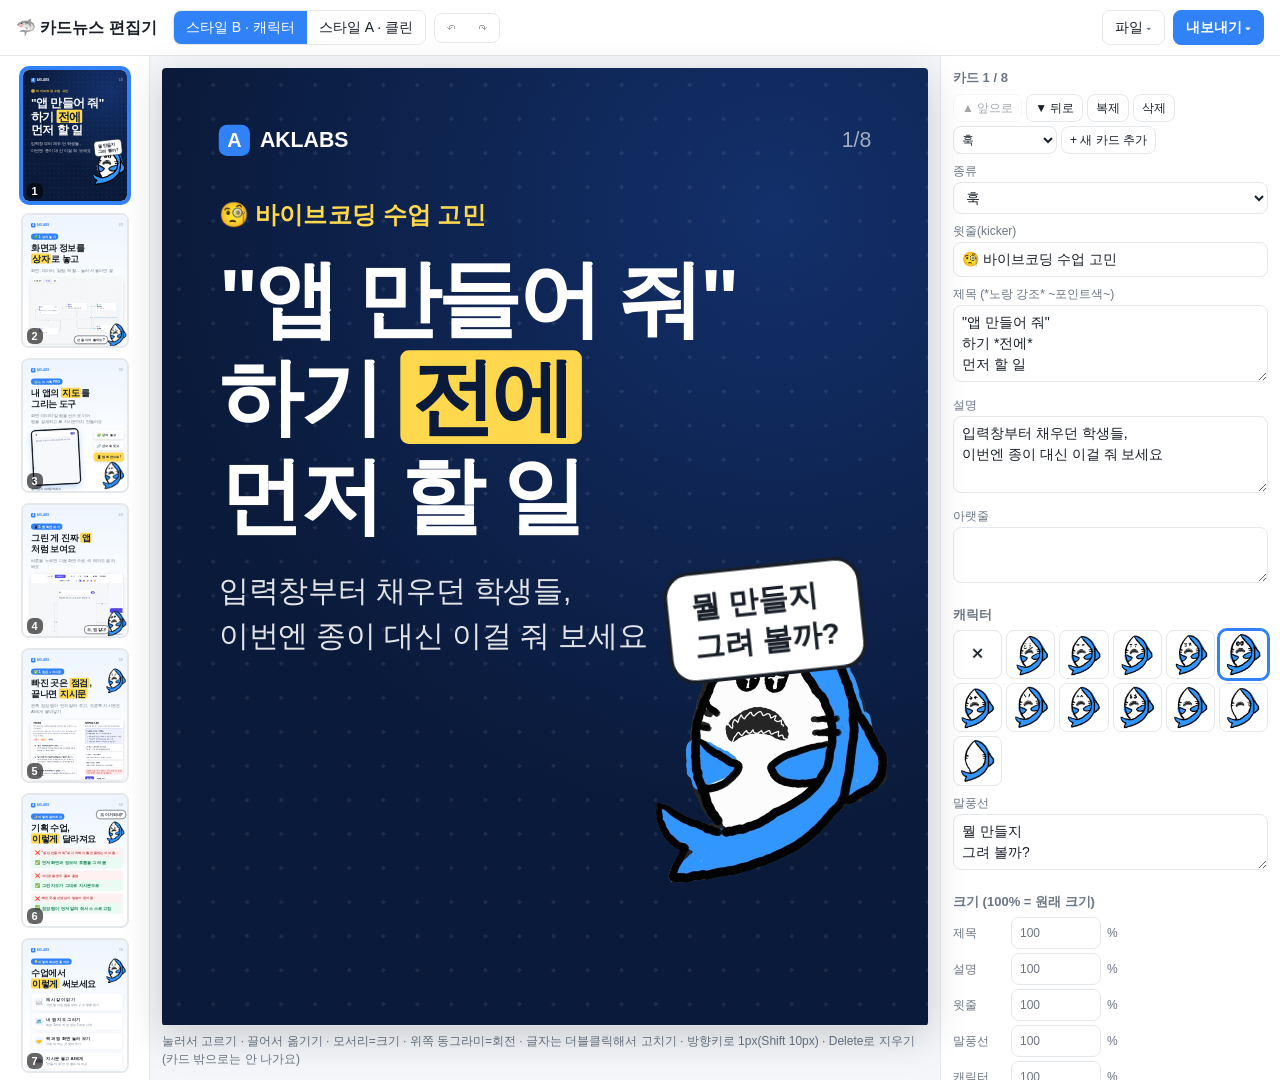
<file: index.html>
<!doctype html>
<html lang="ko">
<head>
<meta charset="utf-8">
<meta name="viewport" content="width=device-width, initial-scale=1">
<title>카드뉴스 편집기</title>
<link rel="stylesheet" href="app.css">
</head>
<body>
<header class="bar">
  <strong class="logo">🦈 카드뉴스 편집기</strong>
  <div class="seg" role="radiogroup" aria-label="카드 스타일">
    <button data-style="b" role="radio">스타일 B · 캐릭터</button>
    <button data-style="a" role="radio">스타일 A · 클린</button>
  </div>
  <div class="seg" aria-label="되돌리기">
    <button id="btn-undo" class="ico" title="되돌리기 (Ctrl/⌘+Z)" aria-label="되돌리기">↶</button>
    <button id="btn-redo" class="ico" title="다시 실행 (Ctrl/⌘+Shift+Z)" aria-label="다시 실행">↷</button>
  </div>
  <span class="sp"></span>
  <details class="menu">
    <summary>파일</summary>
    <div class="pop">
      <button id="btn-new">새 덱</button>
      <button id="btn-sample">샘플 불러오기</button>
      <button id="btn-import">deck.json 불러오기</button>
      <button id="btn-folder" hidden title="deck.json이 있는 폴더를 열어요 (Chrome·Edge)">폴더 열기</button>
      <hr>
      <button id="btn-export">deck.json 저장</button>
    </div>
  </details>
  <button id="btn-fsave" class="primary" hidden disabled title="deck.json과 out/ PNG를 그 폴더에 저장해요">폴더에 저장</button>
  <details class="menu primary">
    <summary>내보내기</summary>
    <div class="pop">
      <button id="btn-png">이 카드 PNG 저장</button>
      <button id="btn-all">전체 PNG 저장</button>
      <button id="btn-zip">전체 zip 저장</button>
    </div>
  </details>
  <input id="file-deck" type="file" accept=".json,application/json" hidden>
  <input id="file-img" type="file" accept="image/*" hidden>
</header>
<main class="app">
  <aside class="list" id="list" aria-label="카드 목록"></aside>
  <section class="stage">
    <div class="viewport" id="viewport"><iframe id="preview" title="카드 미리보기"></iframe></div>
    <div id="selbox" hidden>
      <i class="h" data-h="nw"></i><i class="h" data-h="ne"></i><i class="h" data-h="sw"></i><i class="h" data-h="se"></i>
      <i class="rot" data-h="rot" title="돌리기 (Shift: 15° 단위)"></i>
    </div>
    <p class="hint">눌러서 고르기 · 끌어서 옮기기 · 모서리=크기 · 위쪽 동그라미=회전 · 글자는 더블클릭해서 고치기 · 방향키로 1px(Shift 10px) · Delete로 지우기 (카드 밖으로는 안 나가요)</p>
  </section>
  <aside class="panel" id="panel" aria-label="편집 패널"></aside>
</main>
<div id="toast" role="status"></div>
<script type="module" src="js/app.js"></script>
</body>
</html>
</file>
<file: app.css>
:root {
  --bg: #f4f6fa; --card: #fff; --ink: #191f28; --sub: #6b7684; --line: #e5e8eb; --accent: #3182f6;
}
@media (prefers-color-scheme: dark) {
  :root { --bg: #14171c; --card: #1d2229; --ink: #f2f4f6; --sub: #9aa4b2; --line: #2d343d; }
}
* { box-sizing: border-box; }
html, body { height: 100%; margin: 0; }
body { background: var(--bg); color: var(--ink); font: 14px/1.5 'Pretendard', 'Apple SD Gothic Neo', 'Noto Sans KR', sans-serif; display: flex; flex-direction: column; }
button { font: inherit; color: inherit; background: var(--card); border: 1px solid var(--line); border-radius: 8px; padding: 6px 12px; cursor: pointer; }
button:hover { border-color: var(--accent); }
button.primary { background: var(--accent); border-color: var(--accent); color: #fff; font-weight: 600; }
button:focus-visible, input:focus-visible, textarea:focus-visible, select:focus-visible { outline: 2px solid var(--accent); outline-offset: 1px; }
input, textarea, select { font: inherit; color: inherit; background: var(--card); border: 1px solid var(--line); border-radius: 8px; padding: 6px 8px; width: 100%; }
textarea { resize: vertical; min-height: 56px; }

.bar { display: flex; flex-wrap: wrap; align-items: center; gap: 8px; padding: 10px 16px; background: var(--card); border-bottom: 1px solid var(--line); }
.logo { font-size: 16px; margin-right: 8px; }
.sp { flex: 1; }
.seg { display: flex; border: 1px solid var(--line); border-radius: 8px; overflow: hidden; }
.seg button { border: 0; border-radius: 0; }
.seg button[aria-checked='true'] { background: var(--accent); color: #fff; }

.app { flex: 1; min-height: 0; display: grid; grid-template-columns: 150px minmax(0, 1fr) 340px; }
.list, .panel { overflow: auto; padding: 12px; background: var(--card); }
.list { border-right: 1px solid var(--line); display: flex; flex-direction: column; gap: 10px; align-items: center; }
.panel { border-left: 1px solid var(--line); }

.thumb { width: 108px; height: 135px; position: relative; border: 2px solid var(--line); border-radius: 8px; overflow: hidden; cursor: pointer; flex: none; background: #fff; padding: 0; }
.thumb[aria-current='true'] { border-color: var(--accent); box-shadow: 0 0 0 2px var(--accent); }
.thumb iframe { position: absolute; left: 0; top: 0; width: 1080px; height: 1350px; border: 0; transform: scale(.1); transform-origin: 0 0; pointer-events: none; }
.thumb b { position: absolute; left: 4px; bottom: 2px; font-size: 11px; background: rgba(0,0,0,.6); color: #fff; padding: 0 5px; border-radius: 6px; }
.mini { display: flex; gap: 4px; }
.mini button { padding: 2px 8px; font-size: 12px; }

.stage { position: relative; display: flex; flex-direction: column; align-items: center; justify-content: center; min-width: 0; padding: 12px; gap: 6px; }
.viewport { position: relative; flex: none; box-shadow: 0 10px 40px rgba(0,0,0,.18); border-radius: 4px; overflow: hidden; background: #fff; }
.viewport iframe { position: absolute; left: 0; top: 0; width: 1080px; height: 1350px; border: 0; transform-origin: 0 0; }
.hint { margin: 0; color: var(--sub); font-size: 12px; }

.panel h3 { margin: 16px 0 6px; font-size: 13px; color: var(--sub); }
.panel h3:first-child { margin-top: 0; }
.panel label { display: block; font-size: 12px; color: var(--sub); margin: 8px 0 2px; }
.row2 { display: grid; grid-template-columns: 1fr 1fr; gap: 8px; }
.chars { display: grid; grid-template-columns: repeat(6, 1fr); gap: 4px; }
.chars button { padding: 2px; aspect-ratio: 1; }
.chars button[aria-pressed='true'] { border-color: var(--accent); box-shadow: 0 0 0 2px var(--accent); }
.chars img { width: 100%; height: 100%; object-fit: contain; display: block; }
.item { border: 1px solid var(--line); border-radius: 8px; padding: 8px; margin-bottom: 8px; position: relative; }
.item .x { position: absolute; right: 6px; top: 6px; padding: 0 8px; }
.item input + input, .item input + textarea { margin-top: 4px; }
.imgbox { display: flex; gap: 8px; align-items: center; }
.imgbox img { width: 64px; height: 64px; object-fit: cover; border-radius: 6px; border: 1px solid var(--line); background: var(--bg); }
.range { display: grid; grid-template-columns: 52px 1fr 40px; align-items: center; gap: 6px; font-size: 12px; color: var(--sub); }
.range input { padding: 0; }

#toast { position: fixed; left: 50%; bottom: 24px; transform: translateX(-50%); background: var(--ink); color: var(--bg); padding: 8px 16px; border-radius: 10px; opacity: 0; pointer-events: none; transition: opacity .2s; }
#toast.on { opacity: 1; }

@media (max-width: 900px) {
  .app { grid-template-columns: 1fr; grid-template-rows: auto 60vh auto; overflow: auto; }
  .list { flex-direction: row; overflow-x: auto; border-right: 0; border-bottom: 1px solid var(--line); }
}

button:disabled { opacity: .4; cursor: default; }
button:disabled:hover { border-color: var(--line); }
.toolrow { display: flex; flex-wrap: wrap; gap: 4px; margin-bottom: 4px; }
.toolrow button { padding: 4px 8px; font-size: 12px; }
.toolrow select { width: auto; padding: 4px; font-size: 12px; }
.range input[type=number] { padding: 2px 4px; }
.pos { display: grid; grid-template-columns: 52px 1fr 1fr; gap: 6px; align-items: center; font-size: 12px; color: var(--sub); margin-bottom: 4px; }

/* 카드 위 선택 상자 */
#selbox { position: absolute; border: 2px solid var(--accent); pointer-events: none; z-index: 5; }
#selbox[hidden] { display: none; }
#selbox .h { position: absolute; width: 12px; height: 12px; background: #fff; border: 2px solid var(--accent); border-radius: 3px; pointer-events: auto; }
#selbox [data-h=nw] { left: -7px; top: -7px; cursor: nwse-resize; }
#selbox [data-h=ne] { right: -7px; top: -7px; cursor: nesw-resize; }
#selbox [data-h=sw] { left: -7px; bottom: -7px; cursor: nesw-resize; }
#selbox [data-h=se] { right: -7px; bottom: -7px; cursor: nwse-resize; }
#selbox .rot { position: absolute; left: 50%; top: -30px; margin-left: -7px; width: 14px; height: 14px; background: var(--accent); border: 2px solid #fff; border-radius: 50%; pointer-events: auto; cursor: grab; box-shadow: 0 0 0 1px var(--accent); }
#selbox .rot::after { content: ''; position: absolute; left: 50%; top: 100%; width: 2px; height: 16px; margin-left: -1px; background: var(--accent); }

.szrow { display: grid; grid-template-columns: 52px 90px 20px; gap: 6px; align-items: center; font-size: 12px; color: var(--sub); margin-bottom: 4px; }

/* 상단 메뉴 (파일 ▾ / 내보내기 ▾) */
.bar { flex-wrap: nowrap; }
.logo { white-space: nowrap; }
.seg button { white-space: nowrap; }
.seg .ico { padding: 6px 12px; font-size: 16px; line-height: 1; }
.menu { position: relative; }
.menu > summary { list-style: none; cursor: pointer; user-select: none; white-space: nowrap; padding: 6px 12px; border: 1px solid var(--line); border-radius: 8px; background: var(--card); }
.menu > summary::-webkit-details-marker { display: none; }
.menu > summary::after { content: ' ▾'; font-size: 11px; color: var(--sub); }
.menu > summary:hover, .menu[open] > summary { border-color: var(--accent); }
.menu.primary > summary { background: var(--accent); border-color: var(--accent); color: #fff; font-weight: 600; }
.menu.primary > summary::after { color: #fff; }
.menu .pop { position: absolute; right: 0; top: calc(100% + 6px); min-width: 180px; z-index: 20; display: flex; flex-direction: column; padding: 6px; background: var(--card); border: 1px solid var(--line); border-radius: 10px; box-shadow: 0 8px 28px rgba(0,0,0,.16); }
.menu .pop button { border: 0; text-align: left; padding: 8px 10px; background: transparent; }
.menu .pop button:hover { background: var(--bg); }
.menu .pop hr { border: 0; border-top: 1px solid var(--line); margin: 4px 0; width: 100%; }
@media (max-width: 700px) { .bar { flex-wrap: wrap; } }
</file>
